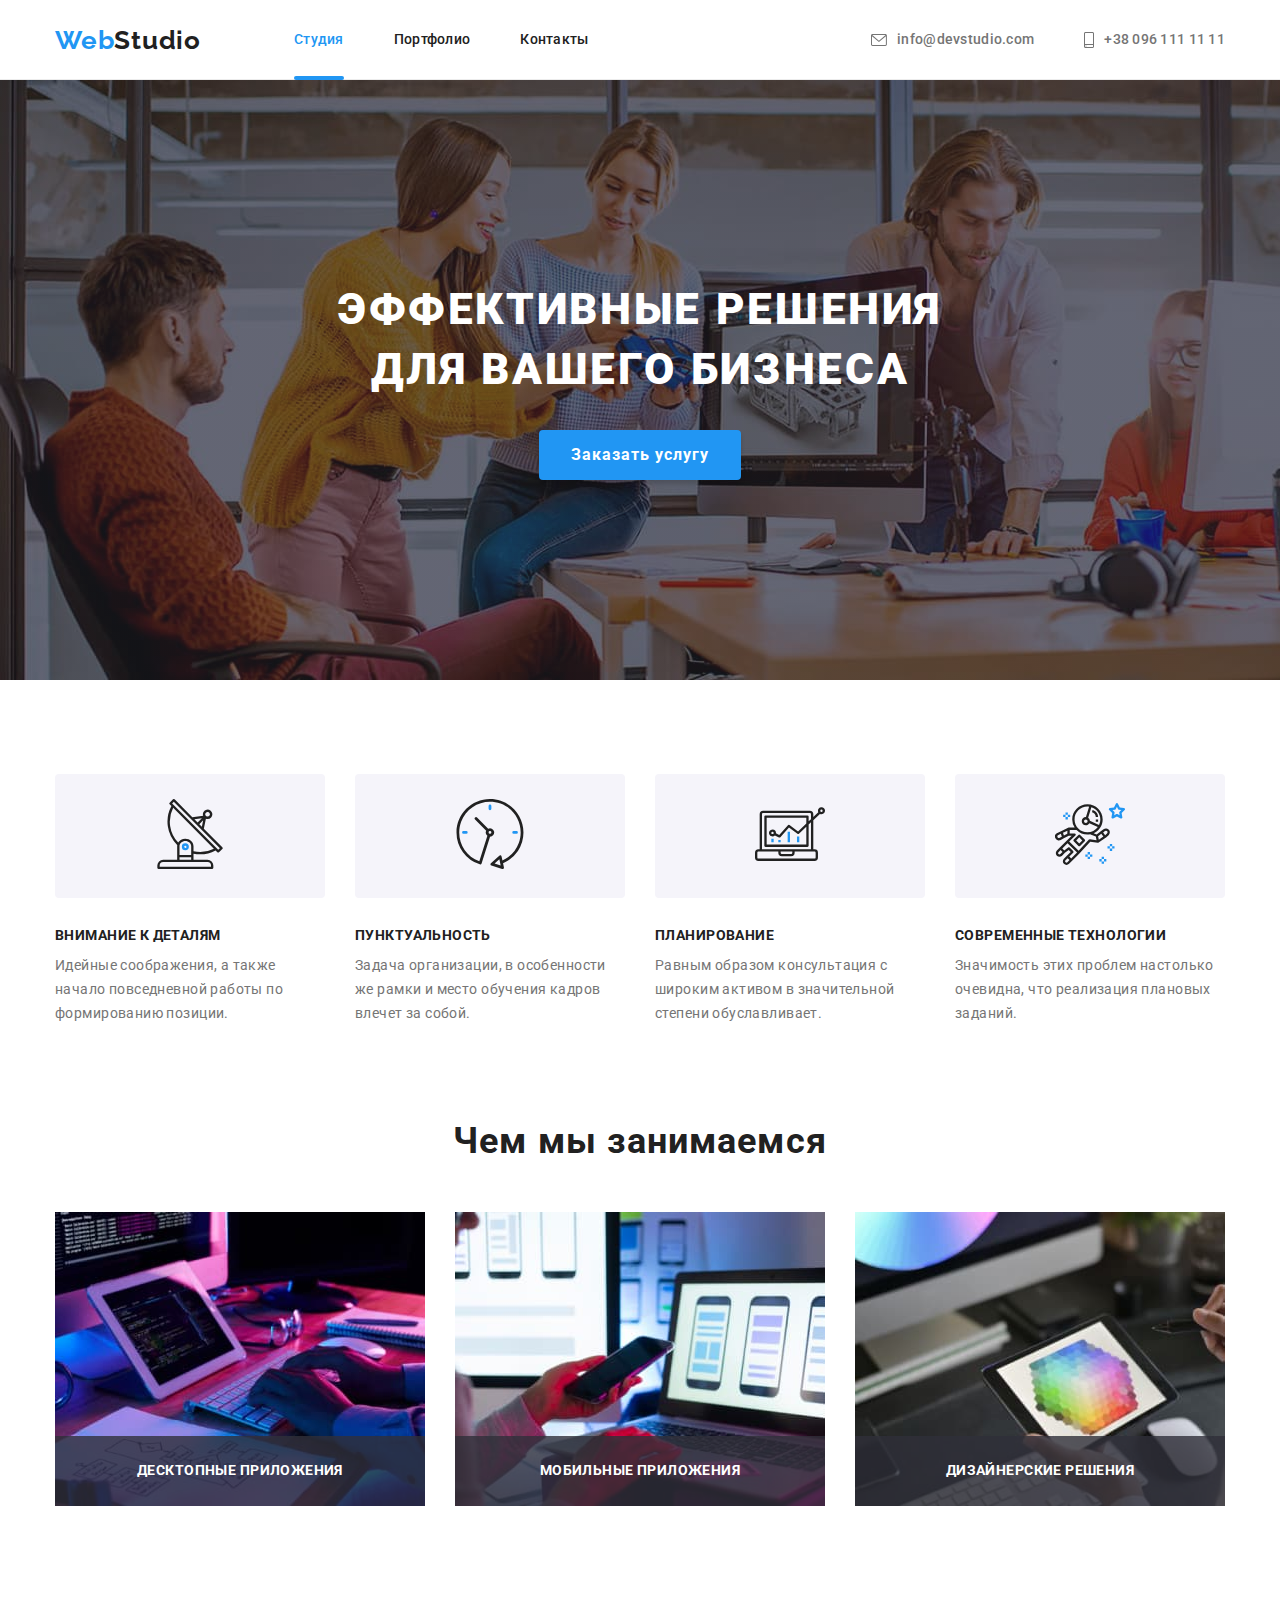
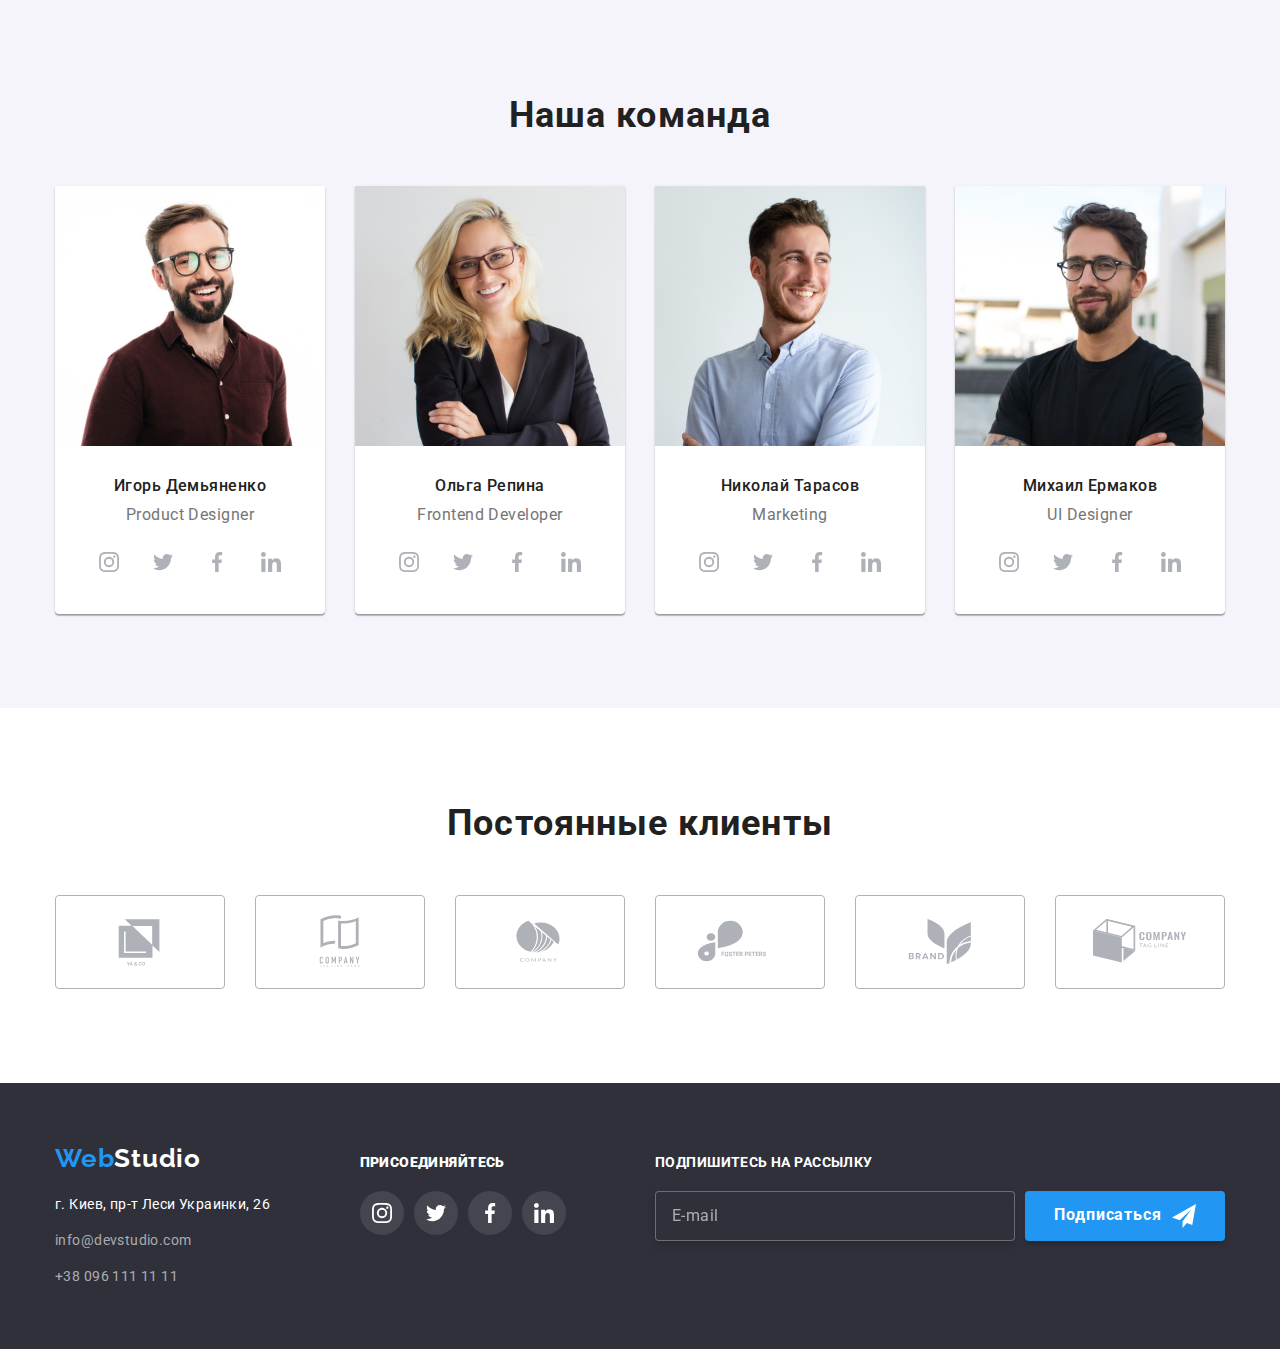
<file: index.html>
<!DOCTYPE html>
<html lang="ru">
  <head>
    <meta charset="UTF-8" />
    <meta http-equiv="X-UA-Compatible" content="IE=edge" />
    <meta name="viewport" content="width=device-width, initial-scale=1.0" />
    <link rel="preconnect" href="https://fonts.googleapis.com" />
    <link rel="preconnect" href="https://fonts.gstatic.com" crossorigin />
    <link
      href="https://fonts.googleapis.com/css2?family=Oleo+Script&family=Raleway:wght@700&family=Roboto:wght@400;500;700;900&display=swap"
      rel="stylesheet"
    />
    <title lang="en">WebStudio</title>
    <link
      rel="stylesheet"
      href="https://cdnjs.cloudflare.com/ajax/libs/modern-normalize/1.1.0/modern-normalize.min.css"
      integrity="sha512-wpPYUAdjBVSE4KJnH1VR1HeZfpl1ub8YT/NKx4PuQ5NmX2tKuGu6U/JRp5y+Y8XG2tV+wKQpNHVUX03MfMFn9Q=="
      crossorigin="anonymous"
      referrerpolicy="no-referrer"
    />
    <link rel="stylesheet" href="./css/main.min.css" />
  </head>
  <body class="body">
    <header class="header">
      <div class="container">
        <!--Навигация-->
        <nav class="header__nav">
          <!--Логотип-->
          <a href="./" class="logo link" lang="en"><span class="logo__web">Web</span>Studio</a>
          <!-- Ссылки на страницы -->
          <ul class="header__lists lists">
            <li class="header__item">
              <a class="header__link link header__link--current" href="./">Студия</a>
            </li>
            <li class="header__item">
              <a class="header__link link" href="./portfolio.html">Портфолио</a>
            </li>
            <li class="header__item">
              <a class="header__link link" href="">Контакты</a>
            </li>
          </ul>
        </nav>
        <!--Контакты-->
        <ul class="header-contact__lists lists">
          <li class="header-contact__item">
            <a class="header-contact__link link" href="mailto:info@devstudio.com">
              <svg class="header-contact__pic" width="16" height="12">
                <use href="./images/icons.svg#icon-envelope"></use></svg
              >info@devstudio.com
            </a>
          </li>
          <li class="header-contact__item">
            <a class="header-contact__link link" href="tel:+380961111111">
              <svg class="header-contact__pic" width="10" height="16">
                <use href="./images/icons.svg#icon-smartphone"></use></svg
              >+38 096 111 11 11
            </a>
          </li>
        </ul>
      </div>
    </header>
    <main class="main">
      <!--Герой-->
      <section class="hero">
        <div class="container">
          <h1 class="hero__title">Эффективные решения<br />для вашего бизнеса</h1>
          <button class="hero__btn btn" type="button" data-modal-open>Заказать услугу</button>
        </div>
      </section>
      <!--Особенности работы-->
      <section class="work">
        <div class="container">
          <!--Заголовок будет скрыт-->
          <h2 class="work__pretitle visually-hidden" aria-hidden="true" tabindex="-1">Особенности нашей работы</h2>
          <div class="work__div">
            <ul class="work__lists lists">
              <li class="work__item">
                <div class="work__icon">
                  <svg width="70" height="70">
                    <use href="./images/icons.svg#icon-antenna-1"></use>
                  </svg>
                </div>
                <h3 class="work__title">Внимание к деталям</h3>
                <p class="work__position">
                  Идейные соображения, а также начало повседневной работы по формированию позиции.
                </p>
              </li>
              <li class="work__item">
                <div class="work__icon">
                  <svg width="70" height="70">
                    <use href="./images/icons.svg#icon-clock-1"></use>
                  </svg>
                </div>
                <h3 class="work__title">Пунктуальность</h3>
                <p class="work__position">
                  Задача организации, в особенности же рамки и место обучения кадров влечет за собой.
                </p>
              </li>
              <li class="work__item">
                <div class="work__icon">
                  <svg width="70" height="70">
                    <use href="./images/icons.svg#icon-diagram-1"></use>
                  </svg>
                </div>
                <h3 class="work__title">Планирование</h3>
                <p class="work__position">
                  Равным образом консультация с широким активом в значительной степени обуславливает.
                </p>
              </li>
              <li class="work__item">
                <div class="work__icon">
                  <svg width="70" height="70">
                    <use href="./images/icons.svg#icon-astronaut-1"></use>
                  </svg>
                </div>
                <h3 class="work__title">Современные технологии</h3>
                <p class="work__position">
                  Значимость этих проблем настолько очевидна, что реализация плановых заданий.
                </p>
              </li>
            </ul>
          </div>
        </div>
      </section>
      <!--Чем мы занимаемся-->
      <section class="projects section">
        <div class="container">
          <h2 class="projects__title title">Чем мы занимаемся</h2>
          <ul class="projects__lists lists">
            <li class="projects__item">
              <a class="projects__link link" href="">
                <div class="projects__label">
                  <img
                    class="projects__photo"
                    src="./images/desktop.jpg"
                    alt="Десктопные приложения"
                    width="370"
                    height="294"
                  />
                  <p class="projects__text">Десктопные приложения</p>
                </div>
              </a>
            </li>
            <li class="projects__item">
              <a class="projects__link link" href="">
                <div class="projects__label">
                  <img
                    class="projects__photo"
                    src="./images/mobile.jpg"
                    alt="Мобильные приложения"
                    width="370"
                    height="294"
                  />
                  <p class="projects__text">Мобильные приложения</p>
                </div>
              </a>
            </li>
            <li class="projects__item">
              <a class="projects__link link" href="">
                <div class="projects__label">
                  <img
                    class="projects__photo"
                    src="./images/design.jpg"
                    alt="Дизайнерские решения"
                    width="370"
                    height="294"
                  />
                  <p class="projects__text">Дизайнерские решения</p>
                </div>
              </a>
            </li>
          </ul>
        </div>
      </section>
      <!--Наша команда-->
      <section class="team section">
        <div class="container">
          <h2 class="team__mean-title title">Наша команда</h2>
          <ul class="team__lists lists">
            <li class="team__item">
              <img class="team__photo" src="./images/demianenko.jpg" alt="Игорь Демьяненко" width="270" height="260" />
              <div class="team__div">
                <h3 class="team__title title">Игорь Демьяненко</h3>
                <p class="team__text" lang="en">Product Designer</p>
                <ul class="team-card__lists lists">
                  <li class="team-card__item">
                    <a class="team-card__link link" href="">
                      <svg class="team-card__icon" width="20" height="20">
                        <use href="./images/icons.svg#icon-instagram-2"></use>
                      </svg>
                    </a>
                  </li>
                  <li class="team-card__item">
                    <a class="team-card__link link" href="">
                      <svg class="team-card__icon" width="20" height="20">
                        <use href="./images/icons.svg#icon-twitter-1"></use>
                      </svg>
                    </a>
                  </li>
                  <li class="team-card__item">
                    <a class="team-card__link link" href="">
                      <svg class="team-card__icon" width="20" height="20">
                        <use href="./images/icons.svg#icon-facebook-1"></use>
                      </svg>
                    </a>
                  </li>
                  <li class="team-card__item">
                    <a class="team-card__link link" href="">
                      <svg class="team-card__icon" width="20" height="20">
                        <use href="./images/icons.svg#icon-linkedin-1"></use>
                      </svg>
                    </a>
                  </li>
                </ul>
              </div>
            </li>
            <li class="team__item">
              <img class="team__photo" src="./images/repina.jpg" alt="Ольга Репина" width="270" height="260" />
              <div class="team__div">
                <h3 class="team__title title">Ольга Репина</h3>
                <p class="team__text" lang="en">Frontend Developer</p>
                <ul class="team-card__lists lists">
                  <li class="team-card__item">
                    <a class="team-card__link link" href="">
                      <svg class="team-card__icon" width="20" height="20">
                        <use href="./images/icons.svg#icon-instagram-2"></use>
                      </svg>
                    </a>
                  </li>
                  <li class="team-card__item">
                    <a class="team-card__link link" href="">
                      <svg class="team-card__icon" width="20" height="20">
                        <use href="./images/icons.svg#icon-twitter-1"></use>
                      </svg>
                    </a>
                  </li>
                  <li class="team-card__item">
                    <a class="team-card__link link" href="">
                      <svg class="team-card__icon" width="20" height="20">
                        <use href="./images/icons.svg#icon-facebook-1"></use>
                      </svg>
                    </a>
                  </li>
                  <li class="team-card__item">
                    <a class="team-card__link link" href="">
                      <svg class="team-card__icon" width="20" height="20">
                        <use href="./images/icons.svg#icon-linkedin-1"></use>
                      </svg>
                    </a>
                  </li>
                </ul>
              </div>
            </li>
            <li class="team__item">
              <img class="team__photo" src="./images/tarasov.jpg" alt="Николай Тарасов" width="270" height="260" />
              <div class="team__div">
                <h3 class="team__title title">Николай Тарасов</h3>
                <p class="team__text" lang="en">Marketing</p>
                <ul class="team-card__lists lists">
                  <li class="team-card__item">
                    <a class="team-card__link link" href="">
                      <svg class="team-card__icon" width="20" height="20">
                        <use href="./images/icons.svg#icon-instagram-2"></use>
                      </svg>
                    </a>
                  </li>
                  <li class="team-card__item">
                    <a class="team-card__link link" href="">
                      <svg class="team-card__icon" width="20" height="20">
                        <use href="./images/icons.svg#icon-twitter-1"></use>
                      </svg>
                    </a>
                  </li>
                  <li class="team-card__item">
                    <a class="team-card__link link" href="">
                      <svg class="team-card__icon" width="20" height="20">
                        <use href="./images/icons.svg#icon-facebook-1"></use>
                      </svg>
                    </a>
                  </li>
                  <li class="team-card__item">
                    <a class="team-card__link link" href="">
                      <svg class="team-card__icon" width="20" height="20">
                        <use href="./images/icons.svg#icon-linkedin-1"></use>
                      </svg>
                    </a>
                  </li>
                </ul>
              </div>
            </li>
            <li class="team__item">
              <img class="team__photo" src="./images/ermakov.jpg" alt="Михаил Ермаков" width="270" height="260" />
              <div class="team__div">
                <h3 class="team__title title">Михаил Ермаков</h3>
                <p class="team__text" lang="en">UI Designer</p>
                <ul class="team-card__lists lists">
                  <li class="team-card__item">
                    <a class="team-card__link link" href="">
                      <svg class="team-card__icon" width="20" height="20">
                        <use href="./images/icons.svg#icon-instagram-2"></use>
                      </svg>
                    </a>
                  </li>
                  <li class="team-card__item">
                    <a class="team-card__link link" href="">
                      <svg class="team-card__icon" width="20" height="20">
                        <use href="./images/icons.svg#icon-twitter-1"></use>
                      </svg>
                    </a>
                  </li>
                  <li class="team-card__item">
                    <a class="team-card__link link" href="">
                      <svg class="team-card__icon" width="20" height="20">
                        <use href="./images/icons.svg#icon-facebook-1"></use>
                      </svg>
                    </a>
                  </li>
                  <li class="team-card__item">
                    <a class="team-card__link link" href="">
                      <svg class="team-card__icon" width="20" height="20">
                        <use href="./images/icons.svg#icon-linkedin-1"></use>
                      </svg>
                    </a>
                  </li>
                </ul>
              </div>
            </li>
          </ul>
        </div>
      </section>
      <!-- Наши клиенты -->
      <section class="client section">
        <div class="container">
          <h2 class="client__title title">Постоянные клиенты</h2>
          <ul class="client__lists lists">
            <li class="client__item">
              <a class="client__link" href="">
                <svg class="client__icon" width="106" height="60">
                  <use href="./images/icons.svg#icon-client1"></use>
                </svg>
              </a>
            </li>
            <li class="client__item">
              <a class="client__link" href="">
                <svg class="client__icon" width="106" height="60">
                  <use href="./images/icons.svg#icon-client2"></use>
                </svg>
              </a>
            </li>
            <li class="client__item">
              <a class="client__link" href="">
                <svg class="client__icon" width="106" height="60">
                  <use href="./images/icons.svg#icon-client3"></use>
                </svg>
              </a>
            </li>
            <li class="client__item">
              <a class="client__link" href="">
                <svg class="client__icon" width="106" height="60">
                  <use href="./images/icons.svg#icon-client4"></use>
                </svg>
              </a>
            </li>
            <li class="client__item">
              <a class="client__link" href="">
                <svg class="client__icon" width="106" height="60">
                  <use href="./images/icons.svg#icon-client5"></use>
                </svg>
              </a>
            </li>
            <li class="client__item">
              <a class="client__link" href="">
                <svg class="client__icon" width="106" height="60">
                  <use href="./images/icons.svg#icon-client6"></use>
                </svg>
              </a>
            </li>
          </ul>
        </div>
      </section>
    </main>
    <!-- Футер -->
    <footer class="footer">
      <div class="container">
        <div class="footer-address">
          <!--Логотип-->
          <a class="logo__bottom link" href="./" lang="en"><span class="logo__web">Web</span>Studio</a>
          <!--Адрес-->
          <address class="address">
            <p class="address__text">г. Киев, пр-т Леси Украинки, 26</p>
            <ul class="address__lists lists">
              <li class="address__item">
                <a class="address__link link" href="mailto:info@devstudio.com">info@devstudio.com</a>
              </li>
              <li class="address__item">
                <a class="address__link link" href="tel:+380961111111">+38 096 111 11 11</a>
              </li>
            </ul>
          </address>
        </div>
        <div class="footer-card">
          <p class="footer-card__title"><b>Присоединяйтесь</b></p>
          <ul class="footer-card__lists lists">
            <li class="footer-card__item">
              <a class="footer-card__link link" href="">
                <svg class="footer-card__icon" width="20" height="20">
                  <use href="./images/icons.svg#icon-instagram-2"></use>
                </svg>
              </a>
            </li>
            <li class="footer-card__item">
              <a class="footer-card__link link" href="">
                <svg class="footer-card__icon" width="20" height="20">
                  <use href="./images/icons.svg#icon-twitter-1"></use>
                </svg>
              </a>
            </li>
            <li class="footer-card__item">
              <a class="footer-card__link link" href="">
                <svg class="footer-card__icon" width="20" height="20">
                  <use href="./images/icons.svg#icon-facebook-1"></use>
                </svg>
              </a>
            </li>
            <li class="footer-card__item">
              <a class="footer-card__link link" href="">
                <svg class="footer-card__icon" width="20" height="20">
                  <use href="./images/icons.svg#icon-linkedin-1"></use>
                </svg>
              </a>
            </li>
          </ul>
        </div>
        <!-- Форма футера -->
        <div class="footer-form_wrapper">
          <p class="footer-form__title">Подпишитесь на рассылку</p>
          <form class="footer-form__main">
            <label class="footer-form__label" for="mail-footer" method="post">
              <input class="footer-form__input-mail" type="email" name="email" id="mail-footer" placeholder="E-mail" />
            </label>
            <button class="footer-form__btn btn" type="submit">
              <span class="footer-form__btn-text">Подписаться</span>
              <svg class="footer-form__btn-icon" width="24" height="24">
                <use href="./images/icons.svg#icon-icon-send"></use>
              </svg>
            </button>
          </form>
        </div>
      </div>
    </footer>
    <!-- Модальное окно -->
    <div class="backdrop is-hidden" data-modal>
      <div class="modal">
        <p class="modal__main-title">Оставьте свои данные, мы вам перезвоним</p>
        <!-- Форма модального окна -->
        <form class="modal-form" name="modal-form" method="post" autocomplete="off" novalidate>
          <div class="modal-form__wrapper">
            <label for="name-form" class="modal-form__text"> Имя </label>
            <div class="modal-form__input-icon">
              <input type="text" name="username" id="name-form" autofocus placeholder=" " />
              <svg class="modal-form__icon" width="18" height="18">
                <use href="./images/icons.svg#icon-person-black"></use>
              </svg>
            </div>
          </div>
          <div class="modal-form__wrapper">
            <label for="phone-form" class="modal-form__text"> Телефон </label>
            <div class="modal-form__input-icon">
              <input type="tel" name="phone-number" id="phone-form" placeholder=" " />
              <svg class="modal-form__icon" width="18" height="18">
                <use href="./images/icons.svg#icon-phone-black"></use>
              </svg>
            </div>
          </div>
          <div class="modal-form__wrapper">
            <label for="mail-form" class="modal-form__text"> Почта </label>
            <div class="modal-form__input-icon">
              <input type="email" name="email" id="mail-form" placeholder=" " />
              <svg class="modal-form__icon" width="18" height="18">
                <use href="./images/icons.svg#icon-email-black"></use>
              </svg>
            </div>
          </div>
          <!-- Оставьте комментарии -->
          <div class="modal-form__wrapper">
            <label class="modal-form__text" for="text-form"> Комментарий </label>
            <textarea
              class="modal-form__area"
              name="comment"
              cols="30"
              rows="10"
              id="text-form"
              placeholder="Введите текст"
            ></textarea>
          </div>
          <!-- Кастомный чекбокс в форме модального окна -->
          <div class="modal-form__box">
            <label for="box-form" class="form-box__text">
              <input class="visually-hidden modal-form__input-checkbox" type="checkbox" name="box" id="box-form" />
              <span class="modal-form__checkbox">
                <svg class="modal-form__checkbox-icon" width="16" height="15">
                  <use href="./images/icons.svg#icon-icon-check"></use>
                </svg>
              </span>
              <span class="modal-form__checkbox--none">
                <svg class="modal-form__checkbox-icon--none" width="16" height="15">
                  <use href="./images/icons.svg#icon-icon-nocheck"></use>
                </svg>
              </span>
              Соглашаюсь с рассылкой и принимаю&nbsp;
              <a class="modal-form__link link" href=""><span class="modal-form__link-text">Условия договора</span></a>
            </label>
          </div>
          <!-- Кнопка отправки данных формы -->
          <button class="modal-form__btn-submit" type="submit" value="Отправить">Отправить</button>
        </form>
        <!-- Кнопка закрытия модального окна -->
        <button class="modal-form__btn--close" type="button" data-modal-close>
          <svg class="modal-form__icon--close" width="11" height="11">
            <use href="./images/icons.svg#icon-Vector"></use>
          </svg>
        </button>
      </div>
    </div>
    <script src="./js/modal.js"></script>
  </body>
</html>
</file>
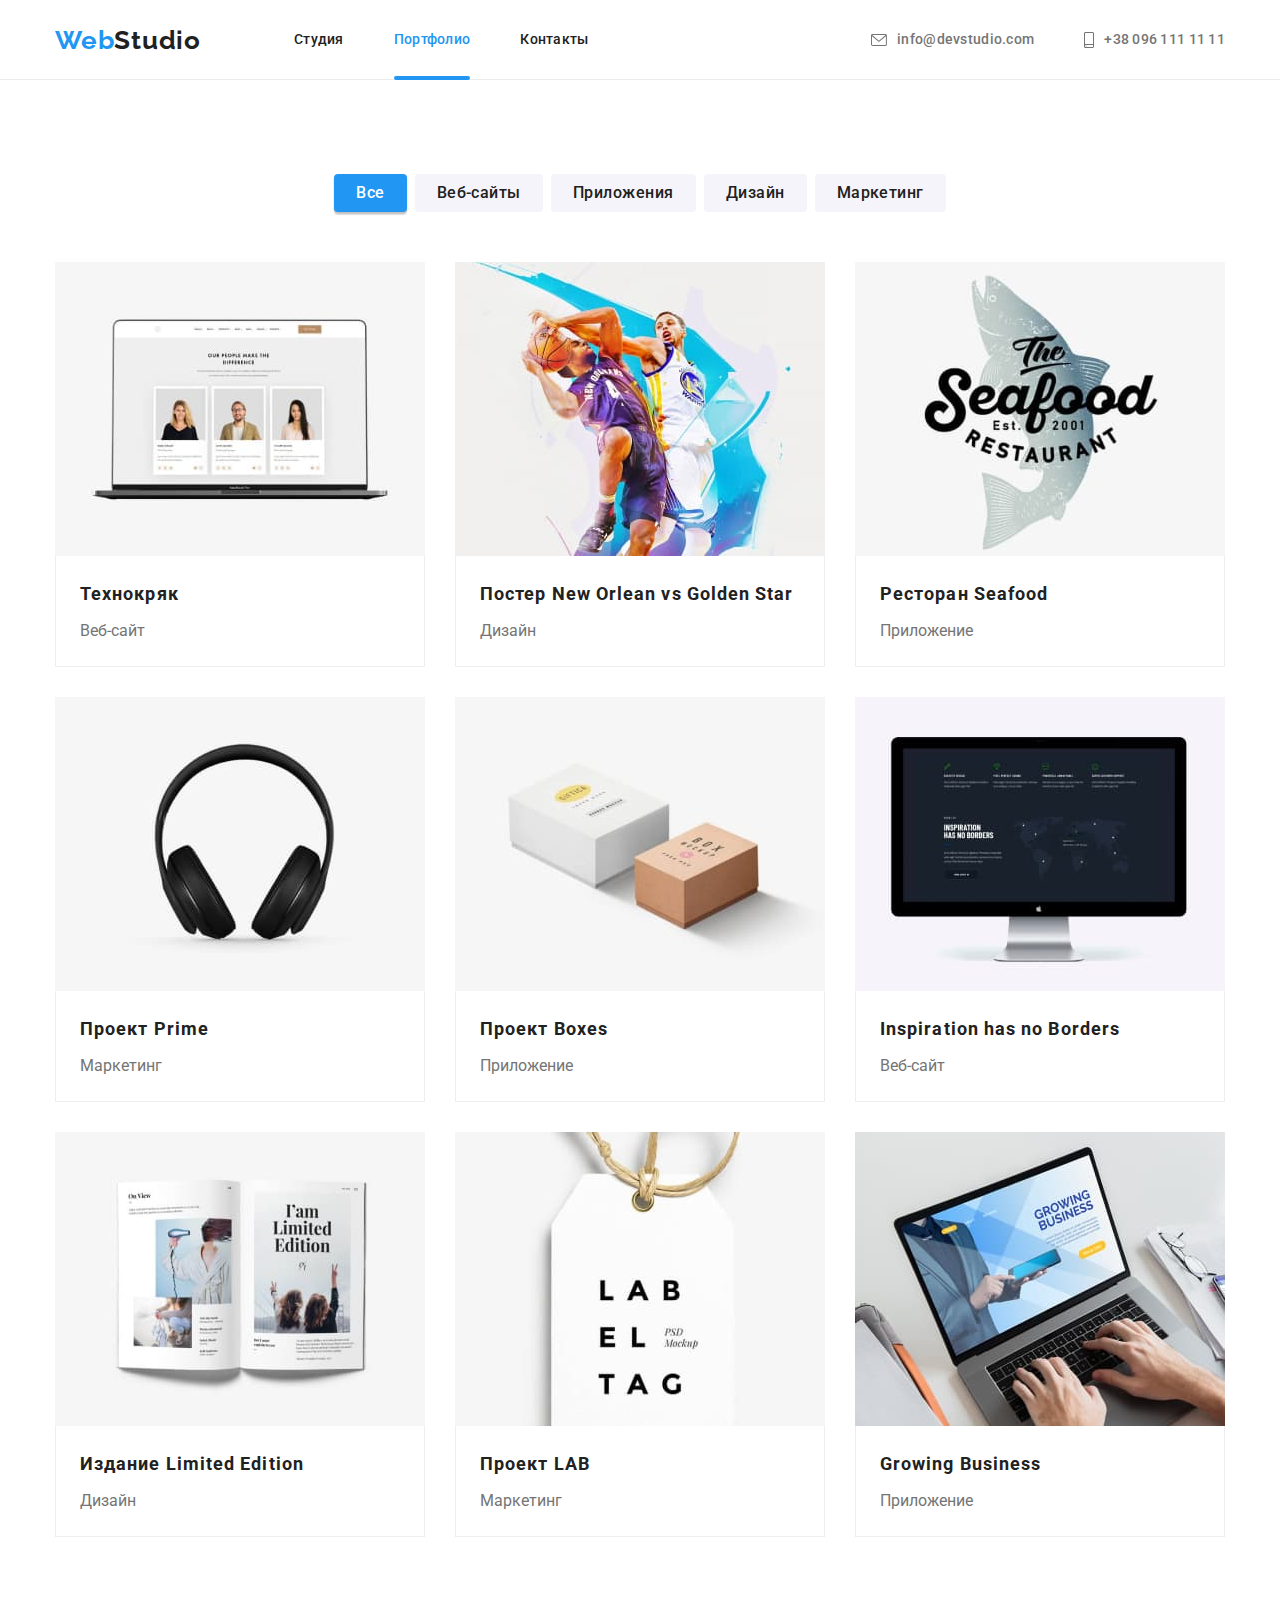
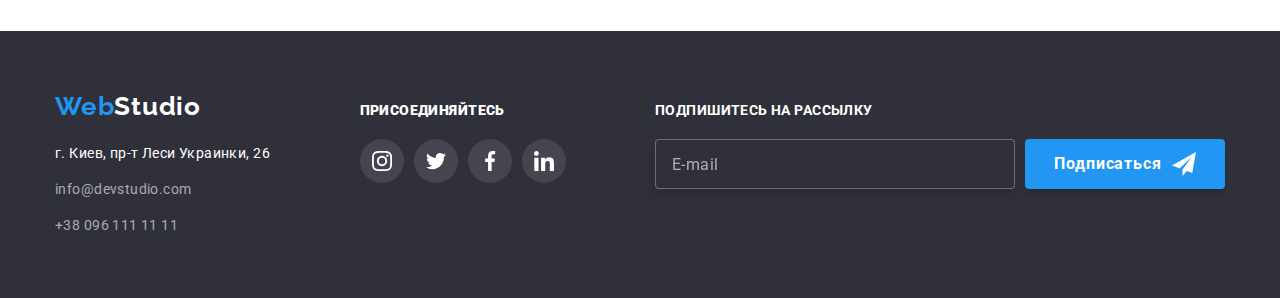
<file: portfolio.html>
<!DOCTYPE html>
<html lang="ru">
  <head>
    <meta charset="UTF-8" />
    <meta http-equiv="X-UA-Compatible" content="IE=edge" />
    <meta name="viewport" content="width=device-width, initial-scale=1.0" />
    <link rel="preconnect" href="https://fonts.googleapis.com" />
    <link rel="preconnect" href="https://fonts.gstatic.com" crossorigin />
    <link
      href="https://fonts.googleapis.com/css2?family=Oleo+Script&family=Raleway:wght@700&family=Roboto:wght@400;500;700;900&display=swap"
      rel="stylesheet"
    />
    <title>Portfolio</title>
    <link
      rel="stylesheet"
      href="https://cdnjs.cloudflare.com/ajax/libs/modern-normalize/1.1.0/modern-normalize.min.css"
      integrity="sha512-wpPYUAdjBVSE4KJnH1VR1HeZfpl1ub8YT/NKx4PuQ5NmX2tKuGu6U/JRp5y+Y8XG2tV+wKQpNHVUX03MfMFn9Q=="
      crossorigin="anonymous"
      referrerpolicy="no-referrer"
    />
    <!-- <link rel="stylesheet" href="./css/styles.css" /> -->
    <link rel="stylesheet" href="./css/main.min.css" />
  </head>
  <body class="body">
    <header class="header">
      <div class="container">
        <!--Навигация-->
        <nav class="header__nav">
          <!--Логотип-->
          <a href="./" class="logo link" lang="en"><span class="logo__web">Web</span>Studio</a>
          <!-- Ссылки на страницы -->
          <ul class="header__lists lists">
            <li class="header__item">
              <a class="header__link link" href="./">Студия</a>
            </li>
            <li class="header__item">
              <a class="header__link link header__link--current" href="./portfolio.html">Портфолио</a>
            </li>
            <li class="header__item">
              <a class="header__link link" href="">Контакты</a>
            </li>
          </ul>
        </nav>
        <!--Контакты-->
        <ul class="header-contact__lists lists">
          <li class="header-contact__item">
            <a class="header-contact__link link" href="mailto:info@devstudio.com">
              <svg class="header-contact__pic" width="16" height="12">
                <use href="./images/icons.svg#icon-envelope"></use></svg
              >info@devstudio.com
            </a>
          </li>
          <li class="header-contact__item">
            <a class="header-contact__link link" href="tel:+380961111111">
              <svg class="header-contact__pic" width="10" height="16">
                <use href="./images/icons.svg#icon-smartphone"></use></svg
              >+38 096 111 11 11
            </a>
          </li>
        </ul>
      </div>
    </header>
    <main class="portfolio-main">
      <section class="portfolio-main section">
        <div class="container">
          <!-- Заголовок будет скрыт -->
          <h1 class="visually-hidden">Наши работы</h1>
          <ul class="portfolio__btn-lists lists">
            <li class="portfolio__btn-item">
              <button class="portfolio__btn btn portfolio__btn--active" type="button" autofocus disabled>Все</button>
            </li>
            <li class="portfolio__btn-item"><button class="portfolio__btn btn" type="button">Веб-сайты</button></li>
            <li class="portfolio__btn-item"><button class="portfolio__btn btn" type="button">Приложения</button></li>
            <li class="portfolio__btn-item"><button class="portfolio__btn btn" type="button">Дизайн</button></li>
            <li class="portfolio__btn-item"><button class="portfolio__btn btn" type="button">Маркетинг</button></li>
          </ul>
          <ul class="portfolio__lists lists">
            <li class="portfolio__item">
              <a class="portfolio__link link" href="">
                <div class="portfolio__photo-task">
                  <img class="portfolio__photo" src="./images/technokryak.jpg" alt="Технокряк сайт" width="370" />
                  <p class="portfolio__photo-text">
                    Ресурс предлагает комплексные предложения с разным уровнем функционала и сервисов. Все это позволит
                    посетителю получить исчерпывающие сведения о компании или частном лице.
                  </p>
                </div>
                <div class="portfolio__desc">
                  <h2 class="portfolio__title">Технокряк</h2>
                  <p class="portfolio__text">Веб-сайт</p>
                </div>
              </a>
            </li>
            <li class="portfolio__item">
              <a class="portfolio__link link" href="">
                <div class="portfolio__photo-task">
                  <img
                    class="portfolio__photo"
                    src="./images/new-orlean.jpg"
                    alt="Дизайн постера"
                    width="370"
                    height="294"
                  />
                  <p class="portfolio__photo-text">
                    Ресурс предлагает комплексные предложения с разным уровнем функционала и сервисов. Все это позволит
                    посетителю получить исчерпывающие сведения о компании или частном лице.
                  </p>
                </div>
                <div class="portfolio__desc">
                  <h2 class="portfolio__title">Постер <span lang="en">New Orlean vs Golden Star</span></h2>
                  <p class="portfolio__text">Дизайн</p>
                </div>
              </a>
            </li>
            <li class="portfolio__item">
              <a class="portfolio__link link" href="">
                <div class="portfolio__photo-task">
                  <img class="portfolio__photo" src="./images/seafood.jpg" alt="Приложение ресторана" width="370" />
                  <p class="portfolio__photo-text">
                    Ресурс предлагает комплексные предложения с разным уровнем функционала и сервисов. Все это позволит
                    посетителю получить исчерпывающие сведения о компании или частном лице.
                  </p>
                </div>
                <div class="portfolio__desc">
                  <h2 class="portfolio__title">Ресторан <span lang="en">Seafood</span></h2>
                  <p class="portfolio__text">Приложение</p>
                </div>
              </a>
            </li>
            <li class="portfolio__item">
              <a class="portfolio__link link" href="">
                <div class="portfolio__photo-task">
                  <img class="portfolio__photo" src="./images/prime.jpg" alt="Проект Прайм" width="370" />
                  <p class="portfolio__photo-text">
                    Ресурс предлагает комплексные предложения с разным уровнем функционала и сервисов. Все это позволит
                    посетителю получить исчерпывающие сведения о компании или частном лице.
                  </p>
                </div>
                <div class="portfolio__desc">
                  <h2 class="portfolio__title">Проект <span lang="en">Prime</span></h2>
                  <p class="portfolio__text">Маркетинг</p>
                </div>
              </a>
            </li>
            <li class="portfolio__item">
              <a class="portfolio__link link" href="">
                <div class="portfolio__photo-task">
                  <img class="portfolio__photo" src="./images/boxes.jpg" alt="Проект бокс" width="370" />
                  <p class="portfolio__photo-text">
                    Ресурс предлагает комплексные предложения с разным уровнем функционала и сервисов. Все это позволит
                    посетителю получить исчерпывающие сведения о компании или частном лице.
                  </p>
                </div>
                <div class="portfolio__desc">
                  <h2 class="portfolio__title">Проект <span>Boxes</span></h2>
                  <p class="portfolio__text">Приложение</p>
                </div>
              </a>
            </li>
            <li class="portfolio__item">
              <a class="portfolio__link link" href="">
                <div class="portfolio__photo-task">
                  <img
                    class="portfolio__photo"
                    src="./images/borders.jpg"
                    alt="Сайт вдохновение без границ"
                    width="370"
                  />
                  <p class="portfolio__photo-text">
                    Ресурс предлагает комплексные предложения с разным уровнем функционала и сервисов. Все это позволит
                    посетителю получить исчерпывающие сведения о компании или частном лице.
                  </p>
                </div>
                <div class="portfolio__desc">
                  <h2 class="portfolio__title" lang="en">Inspiration has no Borders</h2>
                  <p class="portfolio__text">Веб-сайт</p>
                </div>
              </a>
            </li>
            <li class="portfolio__item">
              <a class="portfolio__link link" href="">
                <div class="portfolio__photo-task">
                  <img class="portfolio__photo" src="./images/edition.jpg" alt="Дизайн издания" width="370" />
                  <p class="portfolio__photo-text">
                    Ресурс предлагает комплексные предложения с разным уровнем функционала и сервисов. Все это позволит
                    посетителю получить исчерпывающие сведения о компании или частном лице.
                  </p>
                </div>
                <div class="portfolio__desc">
                  <h2 class="portfolio__title">Издание <span lang="en">Limited Edition</span></h2>
                  <p class="portfolio__text">Дизайн</p>
                </div>
              </a>
            </li>
            <li class="portfolio__item">
              <a class="portfolio__link link" href="">
                <div class="portfolio__photo-task">
                  <img class="portfolio__photo" src="./images/lab.jpg" alt="Проект лаб" width="370" />
                  <p class="portfolio__photo-text">
                    Ресурс предлагает комплексные предложения с разным уровнем функционала и сервисов. Все это позволит
                    посетителю получить исчерпывающие сведения о компании или частном лице.
                  </p>
                </div>
                <div class="portfolio__desc">
                  <h2 class="portfolio__title">Проект LAB</h2>
                  <p class="portfolio__text">Маркетинг</p>
                </div>
              </a>
            </li>
            <li class="portfolio__item">
              <a class="portfolio__link link" href="">
                <div class="portfolio__photo-task">
                  <img class="portfolio__photo" src="./images/growing.jpg" alt="Проект растущий бизнес" width="370" />
                  <p class="portfolio__photo-text">
                    Ресурс предлагает комплексные предложения с разным уровнем функционала и сервисов. Все это позволит
                    посетителю получить исчерпывающие сведения о компании или частном лице.
                  </p>
                </div>
                <div class="portfolio__desc">
                  <h2 class="portfolio__title" lang="en">Growing Business</h2>
                  <p class="portfolio__text">Приложение</p>
                </div>
              </a>
            </li>
          </ul>
        </div>
      </section>
    </main>
    <footer class="footer">
      <div class="container">
        <div class="footer-address">
          <!--Логотип-->
          <a class="logo__bottom link" href="./" lang="en"><span class="logo__web">Web</span>Studio</a>
          <!--Адрес-->
          <address class="address">
            <p class="address__text">г. Киев, пр-т Леси Украинки, 26</p>
            <ul class="address__lists lists">
              <li class="address__item">
                <a class="address__link link" href="mailto:info@devstudio.com">info@devstudio.com</a>
              </li>
              <li class="address__item">
                <a class="address__link link" href="tel:+380961111111">+38 096 111 11 11</a>
              </li>
            </ul>
          </address>
        </div>
        <div class="footer-card">
          <p class="footer-card__title"><b>Присоединяйтесь</b></p>
          <ul class="footer-card__lists lists">
            <li class="footer-card__item">
              <a class="footer-card__link link" href="">
                <svg class="footer-card__icon" width="20" height="20">
                  <use href="./images/icons.svg#icon-instagram-2"></use>
                </svg>
              </a>
            </li>
            <li class="footer-card__item">
              <a class="footer-card__link link" href="">
                <svg class="footer-card__icon" width="20" height="20">
                  <use href="./images/icons.svg#icon-twitter-1"></use>
                </svg>
              </a>
            </li>
            <li class="footer-card__item">
              <a class="footer-card__link link" href="">
                <svg class="footer-card__icon" width="20" height="20">
                  <use href="./images/icons.svg#icon-facebook-1"></use>
                </svg>
              </a>
            </li>
            <li class="footer-card__item">
              <a class="footer-card__link link" href="">
                <svg class="footer-card__icon" width="20" height="20">
                  <use href="./images/icons.svg#icon-linkedin-1"></use>
                </svg>
              </a>
            </li>
          </ul>
        </div>
        <!-- Форма футера -->
        <div class="footer-form__wrapper">
          <p class="footer-form__title">Подпишитесь на рассылку</p>
          <form class="footer-form__main">
            <label class="footer-form__label" for="mail-footer" method="post">
              <input class="footer-form__input-mail" type="email" name="email" id="mail-footer" placeholder="E-mail" />
            </label>
            <button class="footer-form__btn btn" type="submit">
              <span class="footer-form__btn-text">Подписаться</span>
              <svg class="footer-form__btn-icon" width="24" height="24">
                <use href="./images/icons.svg#icon-icon-send"></use>
              </svg>
            </button>
          </form>
        </div>
      </div>
    </footer>
  </body>
</html>
</file>
<file: css/styles.css>
/* -----Глобальные переменные----- */

/* -----Хедер----- */

/* -----Герой----- */

/* -----Особенности работы----- */

/* -----Чем мы занимаемся----- */

/* -----Наша команда----- */

/* -----Клиенты----- */

/* -----Футер----- */

/* -----Футер-соц.сети----- */

/* -----Модальное окно----- */

/* -----Портфолио----- */
</file>
<file: css/main.min.css>
*,::before,::after{box-sizing:border-box}html{-moz-tab-size:4;tab-size:4;line-height:1.15;-webkit-text-size-adjust:100%}body{margin:0;font-family:system-ui,-apple-system,"Segoe UI",Roboto,Helvetica,Arial,sans-serif,"Apple Color Emoji","Segoe UI Emoji"}hr{height:0;color:inherit}abbr[title]{text-decoration:underline dotted}b,strong{font-weight:bolder}code,kbd,samp,pre{font-family:ui-monospace,SFMono-Regular,Consolas,"Liberation Mono",Menlo,monospace;font-size:1em}small{font-size:80%}sub,sup{font-size:75%;line-height:0;position:relative;vertical-align:baseline}sub{bottom:-0.25em}sup{top:-0.5em}table{text-indent:0;border-color:inherit}button,input,optgroup,select,textarea{font-family:inherit;font-size:100%;line-height:1.15;margin:0}button,select{text-transform:none}button,[type=button],[type=reset],[type=submit]{-webkit-appearance:button}::-moz-focus-inner{border-style:none;padding:0}:-moz-focusring{outline:1px dotted ButtonText}:-moz-ui-invalid{box-shadow:none}legend{padding:0}progress{vertical-align:baseline}::-webkit-inner-spin-button,::-webkit-outer-spin-button{height:auto}[type=search]{-webkit-appearance:textfield;outline-offset:-2px}::-webkit-search-decoration{-webkit-appearance:none}::-webkit-file-upload-button{-webkit-appearance:button;font:inherit}@font-face{font-family:"Raleway",sans-serif;src:url("../../fonts/Raleway-Bold.woff2") format("woff2"),url("../../fonts/Raleway-Bold.woff") format("woff"),url("../../fonts/Raleway-Bold.ttf") format("truetype")}@font-face{font-family:"Roboto",sans-serif;src:url("../../fonts/Roboto-Black.woff") format("woff"),url("../../fonts/Roboto-Black.woff2") format("woff2"),url("../../fonts/Roboto-Black.ttf") format("truetype")}@font-face{font-family:"Roboto",sans-serif;src:url("../../fonts/Roboto-Medium.woff") format("woff"),url("../../fonts/Roboto-Medium.woff2") format("woff2"),url("../../fonts/Roboto-Medium.ttf") format("truetype")}@font-face{font-family:"Roboto",sans-serif;src:url("../../fonts/Roboto-Regular.woff") format("woff"),url("../../fonts/Roboto-Regular.woff2") format("woff2"),url("../../fonts/Roboto-Regular.ttf") format("truetype")}@font-face{font-family:"Roboto",sans-serif;src:url("../../fonts/Roboto-Bold.woff") format("woff"),url("../../fonts/Roboto-Bold.woff2") format("woff2"),url("../../fonts/Roboto-Bold.ttf") format("truetype")}:root{--primary-text-color: #757575;--title-text-color: #212121;--accent-color: #2196f3;--primary-bg-color: #e5e5e5;--main-font: "Roboto", sans-serif}*,*::before,*::after{box-sizing:border-box}html{width:100%;font-family:"Roboto",sans-serif}body{width:100%;font-family:"Roboto",sans-serif;font-style:normal;color:var(--primary-text-color);margin:0}button{cursor:pointer}p,h1,h2,h3,h4,h5,h6{margin:0}ul{margin:0;padding-left:0;list-style:none}img{display:block;max-width:100%}.visually-hidden{position:absolute;white-space:nowrap;width:1px;height:1px;overflow:hidden;border:0;padding:0;clip:rect(0 0 0 0);clip-path:inset(50%);margin:-1px}.portfolio__btn--active,.portfolio__btn{display:inline-block;padding:6px 22px;border:none;border-radius:4px;font-weight:500;font-size:16px;line-height:1.62;text-align:center;letter-spacing:.03em}.section{padding-top:94px;padding-bottom:94px;padding-left:0;padding-right:0}.container{width:1200px;margin-left:auto;margin-right:auto;padding-left:15px;padding-right:15px}.title{margin-bottom:50px;font-size:36px;line-height:1.17;text-align:center;letter-spacing:.03em;color:var(--title-text-color)}.link{text-decoration:none;font-style:normal;color:inherit}.lists{list-style:none}.btn{font-family:var(--main-font);cursor:pointer}.backdrop{position:fixed;left:0px;top:0px;width:100%;height:100%;background-color:rgba(0,0,0,.2);opacity:1;transition:opacity 250ms cubic-bezier(0.4, 0, 0.2, 1)}.backdrop.is-hidden{opacity:0;pointer-events:none}.modal{position:absolute;left:50%;top:50%;width:528px;height:581px;border-radius:4px;padding:40px;box-shadow:0px 2px 1px 0px rgba(0,0,0,.2),0px 1px 1px 0px rgba(0,0,0,.14),0px 1px 3px 0px rgba(0,0,0,.12);background-color:#fff;opacity:1;transform:scale(1) translate(-50%, -50%);transition:opacity 250ms cubic-bezier(0.4, 0, 0.2, 1),transform 250ms cubic-bezier(0.4, 0, 0.2, 1)}.backdrop.is-hidden .modal{opacity:0;transform:scale(0) translate(-50%, -50%)}.modal .modal__main-title{margin-bottom:12px;font-family:"Roboto",sans-serif;font-style:normal;font-weight:700;font-size:20px;line-height:23px;text-align:center;letter-spacing:.03em;color:#212121}.modal-form{width:100%}.modal-form__wrapper{display:flex;flex-direction:column}.modal-form__wrapper:not(:nth-child(4)){margin-bottom:10px}.modal-form__wrapper input:focus{border:1px solid #2196f3;border-radius:4px}.modal-form__wrapper textarea:focus{border:1px solid #2196f3;border-radius:4px}.modal-form__wrapper input{height:40px;width:100%;padding-left:42px;border:1px solid rgba(33,33,33,.2);border-radius:4px;outline:none;transition:border 250ms cubic-bezier(0.4, 0, 0.2, 1)}.modal-form__text{margin-bottom:4px;font-family:"Roboto",sans-serif;font-style:normal;font-weight:400;font-size:12px;line-height:1.17;letter-spacing:.01em;color:#757575}.modal-form__text+textarea{outline:none}.modal-form__input-icon{position:relative;display:flex}.modal-form__icon{position:absolute;left:12px;top:50%;transform:translateY(-50%);fill:currentColor;transition:fill 250ms cubic-bezier(0.4, 0, 0.2, 1)}input:focus+.modal-form__icon{fill:#2196f3}.modal-form__area{height:120px;padding:12px 16px;resize:none;border:1px solid rgba(33,33,33,.2);border-radius:4px;transition:border 250ms cubic-bezier(0.4, 0, 0.2, 1)}.modal-form__area::placeholder{font-weight:400;font-size:12px;line-height:1.17;letter-spacing:.01em;color:rgba(117,117,117,.5)}.modal-form__box{margin-top:20px;margin-bottom:30px;display:flex;align-items:center;justify-content:center}.form-box__text{position:relative;padding-left:23px;display:flex;align-items:center;justify-content:center;font-weight:400;font-size:14px;line-height:1.71;letter-spacing:.03em;cursor:pointer;color:#757575}.modal-form__checkbox{position:absolute;top:50%;left:0;transform:translateY(-50%);opacity:0;transition:opacity 250ms cubic-bezier(0.4, 0, 0.2, 1),box-shadow 250ms cubic-bezier(0.4, 0, 0.2, 1),transform 250ms cubic-bezier(0.4, 0, 0.2, 1);display:inline-flex;align-items:center;justify-content:center}.modal-form__input-checkbox:checked~.modal-form__checkbox{position:absolute;top:50%;left:0;transform:translateY(-50%);opacity:1;display:inline-flex;align-items:center;justify-content:center;border:none}.modal-form__input-checkbox:focus~.modal-form__checkbox{box-shadow:0px 4px 4px rgba(0,0,0,.15)}.modal-form__checkbox--none{position:absolute;top:50%;left:0;transform:translateY(-50%);opacity:1;display:inline-flex;align-items:center;justify-content:center;border:none;transition:opacity 250ms cubic-bezier(0.4, 0, 0.2, 1),box-shadow 250ms cubic-bezier(0.4, 0, 0.2, 1),transform 250ms cubic-bezier(0.4, 0, 0.2, 1)}.modal-form__input-checkbox:checked~.modal-form__checkbox--none{position:absolute;top:50%;left:0;transform:translateY(-50%);opacity:0}.modal-form__input-checkbox:focus~.modal-form__checkbox--none{box-shadow:0px 4px 4px rgba(0,0,0,.15)}.modal-form__link-text{font-weight:400;font-size:14px;line-height:1.71;letter-spacing:.03em;text-decoration:underline;color:#2196f3;transition:color 250ms cubic-bezier(0.4, 0, 0.2, 1),text-decoration 250ms cubic-bezier(0.4, 0, 0.2, 1)}.modal-form__link-text:hover,.modal-form__link-text:focus{text-decoration:none;color:#188ce8}.modal-form__btn-submit{display:flex;align-items:center;text-align:center;padding:10px 55px;margin:0 auto;font-weight:700;font-size:16px;line-height:1.88;letter-spacing:.06em;box-shadow:0px 4px 4px rgba(0,0,0,.15);border-radius:4px;border:none;color:#fff;background-color:#2196f3;cursor:pointer;transition:background-color 250ms cubic-bezier(0.4, 0, 0.2, 1)}.modal-form__btn-submit:hover,.modal-form__btn-submit:focus{background-color:#188ce8;box-shadow:0px 4px 4px rgba(0,0,0,.15);border-radius:4px}.modal-form__btn--close{position:absolute;right:8px;top:8px;display:flex;justify-content:center;align-items:center;width:30px;height:30px;border-radius:50%;background-color:#fff;border:1px solid rgba(0,0,0,.1);cursor:pointer}.modal-form__icon--close{fill:currentColor;transition:fill 250ms cubic-bezier(0.4, 0, 0.2, 1)}.modal-form__btn--close:hover .modal-form__icon--close,.modal-form__btn--close:focus .modal-form__icon--close{fill:#2196f3}.header{height:80px;background-color:#fff;border-bottom:1px solid #ececec}.header .container{display:flex;align-items:center;justify-content:space-between}.header__nav{display:flex;align-items:center}.header__lists{display:flex;align-items:center;height:100%;font-weight:500;font-size:14px;line-height:1.14;letter-spacing:.02em;color:var(--title-text-color);transition:color 250ms cubic-bezier(0.4, 0, 0.2, 1)}.header__item{margin-right:50px}.header__item:last-child{margin-right:0}.header__link{position:relative;display:block;height:100%;padding:32px 0;font-weight:500;font-size:14px;line-height:1.14;letter-spacing:.02em;color:var(--title-text-color);transition:color 250ms cubic-bezier(0.4, 0, 0.2, 1)}.header__link:hover,.header__link:focus{color:var(--accent-color)}.header__link--current{color:var(--accent-color)}.header__link--current::after{content:"";position:absolute;left:0;bottom:0;width:100%;height:4px;background-color:#2196f3;border-radius:2px}.logo{margin-right:93px;margin-top:25px;margin-bottom:25px;font-family:"Raleway",sans-serif;font-weight:700;font-size:26px;line-height:1.19;letter-spacing:.03em;color:var(--title-text-color);transition:color 250ms cubic-bezier(0.4, 0, 0.2, 1)}.logo:hover,.logo:focus{color:var(--accent-color)}.logo__web{color:var(--accent-color);transition:color 250ms cubic-bezier(0.4, 0, 0.2, 1)}.logo__web:focus,.logo__web:hover{color:var(--accent-color)}.logo__bottom{display:inline-block;margin-bottom:20px;font-family:"Raleway",sans-serif;font-weight:700;font-size:26px;line-height:1.19;letter-spacing:.03em;color:#fff;transition:color 250ms cubic-bezier(0.4, 0, 0.2, 1)}.logo__bottom:hover,.logo__bottom:focus{color:var(--accent-color)}.header-contact__lists{display:flex;margin-left:auto;align-items:center}.header-contact__item:not(:first-child){margin-left:50px}.header-contact__link{display:flex;padding:32px 0;align-items:center;font-weight:500;font-size:14px;line-height:1.14;letter-spacing:.02em;transition:color 250ms cubic-bezier(0.4, 0, 0.2, 1)}.header-contact__link:hover,.header-contact__link:focus{color:var(--accent-color)}.header-contact__pic{fill:currentColor;margin-right:10px}.hero{max-width:1600px;height:600px;background-image:linear-gradient(to right, rgba(47, 48, 58, 0.4), rgba(47, 48, 58, 0.4)),url("../images/hero-big.jpg");background-size:cover;padding-top:200px;padding-bottom:200px;margin-left:auto;margin-right:auto}.hero__title{margin-bottom:30px;text-align:center;font-weight:900;font-size:44px;line-height:1.36;letter-spacing:.06em;text-transform:uppercase;color:#fff}.hero__btn{display:block;margin:0 auto;padding:10px 32px;border:none;border-radius:4px;align-items:center;font-family:var(--main-font);font-style:normal;font-weight:700;font-size:16px;line-height:1.88;text-align:center;letter-spacing:.06em;color:#fff;background-color:var(--accent-color);box-shadow:0px 4px 4px rgba(0,0,0,.15);cursor:pointer;transition:background-color 250ms cubic-bezier(0.4, 0, 0.2, 1),box-shadow 250ms cubic-bezier(0.4, 0, 0.2, 1)}.hero__btn:hover,.hero__btn:focus{background-color:#188ce8;box-shadow:0px 4px 4px rgba(0,0,0,.15)}.work{padding-top:94px;background-color:#fff}.work__lists{display:flex;gap:30px}.work__item{flex-basis:calc((100% - 90px)/4)}.work__icon{padding:25px 100px;margin-bottom:30px;border-radius:4px;background-color:#f5f4fa}.work__title{margin-bottom:10px;font-size:14px;line-height:1.14;letter-spacing:.03em;text-transform:uppercase;color:var(--title-text-color)}.work__position{font-size:14px;line-height:1.71;letter-spacing:.03em}.projects{background-color:#fff;padding:94px 0}.projects__lists{display:flex;gap:30px}.projects__item{flex-basis:calc((100% - 60px)/3)}.projects__label{position:relative}.projects__link:focus .projects__label,.projects__link:hover .projects__label{box-shadow:0px 1px 1px rgba(0,0,0,.12),0px 4px 4px rgba(0,0,0,.06),1px 4px 6px rgba(0,0,0,.16);transition:box-shadow 250ms cubic-bezier(0.4, 0, 0.2, 1)}.projects__text{position:absolute;bottom:0;padding:27px 0;width:100%;background:rgba(47,48,58,.8);font-weight:700;font-size:14px;line-height:1.14;text-align:center;letter-spacing:.03em;text-transform:uppercase;color:#fff}.team{padding:94px 0;background-color:#f5f4fa}.team__lists{display:flex;gap:30px}.team__item{flex-basis:calc((100% - 90px)/4);box-shadow:0px 1px 3px rgba(0,0,0,.12),0px 1px 1px rgba(0,0,0,.14),0px 2px 1px rgba(0,0,0,.2);border-radius:0px 0px 4px 4px;background-color:#fff}.team__div{padding:30px 0}.team__title{margin-bottom:10px;font-weight:500;font-size:16px;line-height:1.19;text-align:center;letter-spacing:.03em;color:var(--title-text-color)}.team__text{margin-bottom:16px;font-size:16px;line-height:1.19;text-align:center;letter-spacing:.03em;color:var(--primary-text-color)}.team-card__lists{display:flex;justify-content:center;align-items:center}.team-card__item:not(:last-child){margin-right:10px}.team-card__link{display:inline-flex;justify-content:center;align-items:center;width:44px;height:44px;border-radius:50%;color:#afb1b8;transition:background-color 250ms cubic-bezier(0.4, 0, 0.2, 1),color 250ms cubic-bezier(0.4, 0, 0.2, 1)}.team-card__link:hover,.team-card__link:focus{color:#fff;background-color:#2196f3}.team-card__link .team-card__icon{fill:currentColor}.client__lists{display:flex;gap:30px}.client__item{flex-basis:calc((100% - 150px)/6)}.client__link{display:block;padding:16px 0;border:1px solid #afb1b8;border-radius:4px;color:#afb1b8;transition:border 250ms cubic-bezier(0.4, 0, 0.2, 1),color 250ms cubic-bezier(0.4, 0, 0.2, 1)}.client__link:hover,.client__link:focus{border:1px solid #2196f3;border-radius:4px;color:#2196f3}.client__link .client__icon{display:block;margin:0 auto;fill:currentColor}.footer{padding:60px 0;background-color:#2f303a}.footer .container{display:flex;justify-content:space-between}.address__item{margin-top:12px}.address__text{font-style:normal;font-size:14px;line-height:1.71;letter-spacing:.03em;color:#fff}.address__link{font-size:14px;line-height:1.71;letter-spacing:.03em;color:rgba(255,255,255,.6);transition:color 250ms cubic-bezier(0.4, 0, 0.2, 1)}.address__link:hover,.address__link:focus{color:#2196f3;background-color:none}.footer-card__title{margin-top:12px;margin-bottom:20px;font-weight:700;font-size:14px;line-height:1.14;letter-spacing:.03em;text-transform:uppercase;color:#fff}.footer-card__lists{display:flex;align-items:center;justify-content:left}.footer-card__item:not(:last-child){margin-right:10px}.footer-card__link{display:inline-block;width:44px;height:44px;border-radius:50%;padding:12px;color:#fff;background-color:rgba(255,255,255,.1);transition:color 250ms cubic-bezier(0.4, 0, 0.2, 1),background-color 250ms cubic-bezier(0.4, 0, 0.2, 1)}.footer-card__link:hover,.footer-card__link:focus{color:#fff;background-color:#2196f3}.footer-card__link .footer-card__icon{fill:currentColor}.footer-form__title{margin-top:12px;margin-bottom:20px;font-weight:700;font-size:14px;line-height:1.14;letter-spacing:.03em;text-transform:uppercase;color:#fff}.footer-form__main{display:flex;justify-content:center;align-items:center}.footer-form__input-mail{width:360px;height:50px;padding:15px 16px;border:1px solid rgba(255,255,255,.3);filter:drop-shadow(0px 4px 4px rgba(0, 0, 0, 0.15));border-radius:4px;outline:none;background-color:#2f303a;color:#fff}.footer-form__input-mail::placeholder{align-items:center;font-weight:400;font-size:16px;line-height:1.25;display:flex;letter-spacing:.03em;color:rgba(255,255,255,.6)}.footer-form__btn{display:flex;justify-content:center;align-items:center;width:200px;height:50px;margin-left:10px;background:#2196f3;box-shadow:0px 4px 4px rgba(0,0,0,.15);border:none;border-radius:4px;cursor:pointer;outline:none;transition:background-color 250ms cubic-bezier(0.4, 0, 0.2, 1)}.footer-form__btn:hover,.footer-form__btn:focus{background-color:#188ce8}.footer-form__btn-text{margin-right:10px;letter-spacing:.06em;font-weight:700;font-size:16px;line-height:1.88;color:#fff}.portfolio-main{background-color:#fff}.portfolio__btn-lists{display:flex;justify-content:center;margin-bottom:50px}.portfolio__btn-item+.portfolio__btn-item{margin-left:8px}.portfolio__btn{color:var(--title-text-color);background-color:#f5f4fa;transition:color 250ms cubic-bezier(0.4, 0, 0.2, 1),background-color 250ms cubic-bezier(0.4, 0, 0.2, 1),box-shadow 250ms cubic-bezier(0.4, 0, 0.2, 1)}.portfolio__btn:hover,.portfolio__btn:focus{color:#fff;background-color:#2196f3;box-shadow:0px 3px 1px rgba(0,0,0,.1),0px 1px 2px rgba(0,0,0,.08),0px 2px 2px rgba(0,0,0,.12);border-radius:4px}.portfolio__btn--active{color:#fff;background-color:#2196f3;box-shadow:0px 3px 1px rgba(0,0,0,.1),0px 1px 2px rgba(0,0,0,.08),0px 2px 2px rgba(0,0,0,.12)}.portfolio__lists{display:flex;flex-wrap:wrap;gap:30px}.portfolio__item{flex-basis:calc((100% - 60px)/3);background-color:#fff}.portfolio__link{display:inline-block;transition:box-shadow 250ms cubic-bezier(0.4, 0, 0.2, 1)}.portfolio__link:hover,.portfolio__link:focus{transform:translateY(0);transition:transform 250ms cubic-bezier(0.4, 0, 0.2, 1);box-shadow:0px 1px 1px rgba(0,0,0,.12),0px 4px 4px rgba(0,0,0,.06),1px 4px 6px rgba(0,0,0,.16)}.portfolio__photo-task{position:relative;overflow:hidden}.portfolio__photo-text{position:absolute;left:0;top:0;width:100%;height:100%;padding:0 24px;display:flex;justify-content:center;align-items:center;transform:translateY(100%);transition:transform 250ms cubic-bezier(0.4, 0, 0.2, 1);font-weight:400;font-size:18px;line-height:1.56;letter-spacing:.03em;color:#fff;background-color:rgba(33,150,243,.9)}.portfolio__link:hover .portfolio__photo-text,.portfolio__link:focus .portfolio__photo-text{transform:translateY(0);transition:transform 250ms cubic-bezier(0.4, 0, 0.2, 1);box-shadow:0px 1px 1px rgba(0,0,0,.12),0px 4px 4px rgba(0,0,0,.06),1px 4px 6px rgba(0,0,0,.16)}.portfolio__desc{padding:20px 24px;border-right:1px solid #eee;border-bottom:1px solid #eee;border-left:1px solid #eee}.portfolio__title{margin-bottom:4px;font-size:18px;line-height:2;letter-spacing:.06em;color:var(--title-text-color)}.portfolio__text{font-size:16px;line-height:1.88;color:var(--primary-text-color)}/*# sourceMappingURL=main.min.css.map */
</file>
